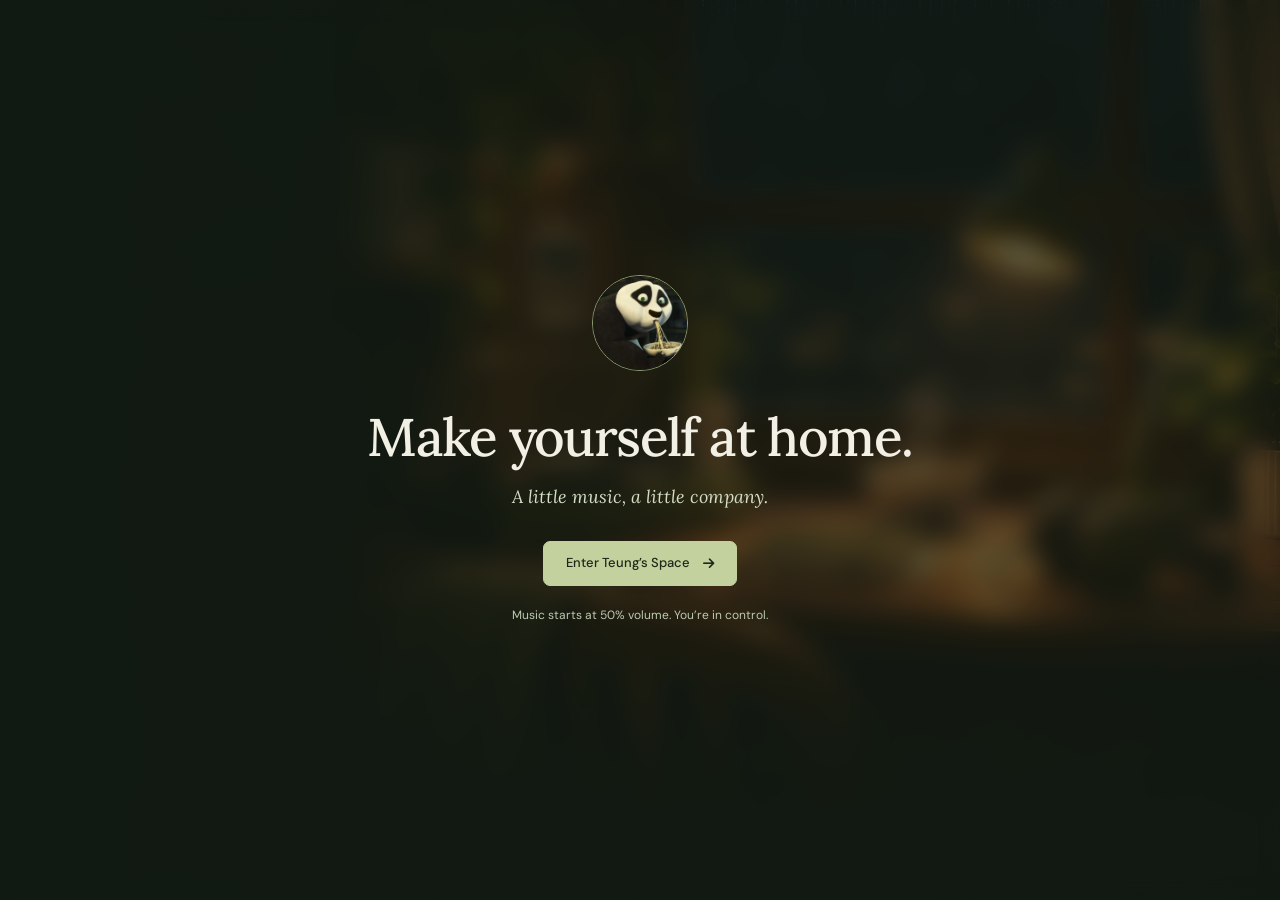
<file: index.html>
<!DOCTYPE html>
<html lang="en">
<head>
  <meta charset="UTF-8">
  <meta name="viewport" content="width=device-width, initial-scale=1">
  <title>Teung’s Space — stay for a while</title>
  <meta name="description" content="Teung’s personal space. A little music, a little company, and live Discord presence.">
  <meta name="theme-color" content="#171b17">
  <link rel="icon" href="./assets/favico/default.ico">
  <link rel="preconnect" href="https://fonts.googleapis.com">
  <link rel="preconnect" href="https://fonts.gstatic.com" crossorigin>
  <link href="https://fonts.googleapis.com/css2?family=DM+Sans:wght@400;500;600;700&family=Lora:ital,wght@0,400;0,500;0,600;1,400&display=swap" rel="stylesheet">
  <link rel="stylesheet" href="https://cdnjs.cloudflare.com/ajax/libs/font-awesome/6.5.0/css/all.min.css">
  <link rel="stylesheet" href="styles.css?v=living-room-2">
  <link rel="stylesheet" href="./assets/css/home-player.css?v=mini-player-2">
  <script src="./assets/js/config.js?v=2" defer></script>
  <script src="./assets/js/library-data.js?v=2" defer></script>
  <script src="./assets/js/music.js?v=night-desk-5" defer></script>
  <script src="./assets/js/library.js?v=after-hours-motion-2" defer></script>
  <script src="./assets/js/room-ambience.js?v=living-room-2" defer></script>
  <script src="./assets/js/vinyl-intro.js?v=home-deck-1" defer></script>
  <script src="./assets/js/script.js?v=mini-player-2" defer></script>
  <script src="./assets/js/lanyard.js?v=discord-live-1" defer></script>
  <script src="./assets/js/discord.js?v=discord-live-1" defer></script>
  <script src="./assets/js/audio-visualizer.js?v=after-hours-motion-2" defer></script>
</head>
<body class="home-view mini-player-home">
  <a class="skip-link" href="#music-controls">Skip to player</a>
  <div id="video-background" aria-hidden="true"><video muted loop playsinline preload="none" id="myVideo"><source src="./assets/back/default.mp4" type="video/mp4"></video></div>
  <div class="home-backdrop" aria-hidden="true"><canvas id="room-ambience" class="room-ambience"></canvas></div>
  <div id="vinyl-intro" class="vinyl-intro" aria-hidden="true" hidden>
    <svg class="portal-scene" width="100%" height="100%" xmlns="http://www.w3.org/2000/svg">
      <defs>
        <radialGradient id="vinyl-surface"><stop offset="0" stop-color="#252c27"/><stop offset=".38" stop-color="#0a100c"/><stop offset=".72" stop-color="#202823"/><stop offset="1" stop-color="#080d0a"/></radialGradient>
        <linearGradient id="vinyl-reflection" x1="0" y1="0" x2="1" y2="1"><stop stop-color="#e1ead1" stop-opacity=".02"/><stop offset=".48" stop-color="#e1ead1" stop-opacity=".3"/><stop offset=".53" stop-color="#e1ead1" stop-opacity=".02"/><stop offset="1" stop-color="#e1ead1" stop-opacity=".15"/></linearGradient>
        <mask id="portal-mask" maskUnits="userSpaceOnUse" x="0" y="0" width="100%" height="100%"><rect width="100%" height="100%" fill="white"/><circle id="portal-aperture" cx="50%" cy="50%" r="0" fill="black"/></mask>
      </defs>
      <g mask="url(#portal-mask)">
        <rect width="100%" height="100%" fill="#0d1510"/>
        <g id="portal-record-position"><g id="portal-record">
          <circle r="180" fill="url(#vinyl-surface)" stroke="#74806a" stroke-width="1"/>
          <g fill="none" stroke="#a7b69d" stroke-opacity=".18" stroke-width=".7"><circle r="171"/><circle r="164"/><circle r="157"/><circle r="150"/><circle r="143"/><circle r="136"/><circle r="129"/><circle r="122"/><circle r="115"/><circle r="108"/><circle r="101"/><circle r="94"/><circle r="87"/><circle r="80"/><circle r="73"/><circle r="66"/></g>
          <circle r="178" fill="url(#vinyl-reflection)"/>
          <g id="portal-label"><circle r="57" fill="#c3d19e"/><circle r="51" fill="none" stroke="#3e5033" stroke-opacity=".5"/><text y="-7" text-anchor="middle" class="portal-name">Teung</text><text y="16" text-anchor="middle" class="portal-label-note">STAY FOR A WHILE</text><circle cy="33" r="3" fill="#172017"/></g>
        </g></g>
      </g>
    </svg>
    <p class="portal-caption">A little music, a little company.</p>
  </div>
  <button id="skip-intro" class="intro-skip" type="button" hidden>Skip intro <i class="fa-solid fa-arrow-right" aria-hidden="true"></i></button>
  <div id="terminal" class="entry-screen">
    <div class="entry-content">
      <img class="entry-avatar" src="./Po-Kung-Fu-Panda-Eating-Noodles.webp" alt="Po eating noodles" width="96" height="96">
      <h1>Make yourself at home.</h1><p>A little music, a little company.</p>
      <button id="close-button" class="button button-primary" type="button">Enter Teung’s Space <i class="fa-solid fa-arrow-right" aria-hidden="true"></i></button>
      <p class="entry-note">Music starts at 50% volume. You’re in control.</p>
    </div>
  </div>
  <div id="site-shell" class="site-shell" hidden>
    <header class="site-header">
      <a href="#home" class="wordmark">Teung’s Space <svg viewBox="0 0 24 24" aria-hidden="true"><path d="M5 20 18 5M8 16C1 15 3 8 8 9c3 1 3 4 0 7Zm5-6c-3-5 1-9 4-7 3 2 0 6-4 7Zm0 2c5-5 10-2 8 1-2 3-6 2-8-1Z" fill="currentColor"/></svg></a>
      <div class="header-actions"><button id="replay-intro" class="intro-replay" type="button" aria-label="Replay intro" title="Replay intro"><i class="fa-solid fa-rotate-right" aria-hidden="true"></i><span>Replay intro</span></button>
      <button id="background-toggle" class="icon-button background-toggle" type="button" aria-label="Enable motion" title="Enable motion" aria-pressed="false"><i class="fa-solid fa-wand-magic-sparkles" aria-hidden="true"></i></button></div>
    </header>
    <main id="workspace" class="workspace">
      <aside id="blurred-box" class="profile-sidebar" aria-label="About Teung">
        <div class="profile-identity"><img id="profile-picture" src="./Po-Kung-Fu-Panda-Eating-Noodles.webp" alt="Po eating noodles" width="120" height="120"><div><h2 class="profile-name">Teung</h2><h1 id="home-title" class="home-title" tabindex="-1">Hey, I’m Teung.</h1><p class="profile-study">Third-Year Economics Student</p></div></div>
        <div class="profile-details"><p>KTPT2 – Faculty of Development Economics, VNU</p><p class="profile-note">Still here wy st</p></div>
        <div class="home-actions"><button id="home-choose-music" class="button button-primary home-listen-link" type="button" aria-controls="library" aria-expanded="false">Choose a song <i class="fa-solid fa-music" aria-hidden="true"></i></button></div>
        <div class="badges-container" aria-label="Profile badges"><img src="./assets/badge/developer.png" alt="Developer" width="20" height="20"><img src="./assets/badge/love.png" alt="Love" width="20" height="20"><img src="./assets/badge/music.png" alt="Music" width="20" height="20"><img src="./assets/badge/verified.png" alt="Verified" width="20" height="20"></div>
        <div class="links" aria-label="Social links">
          <a href="https://discord.gg/HJCcg4txdk" target="_blank" rel="noopener noreferrer" aria-label="Discord"><i class="fab fa-discord" aria-hidden="true"></i></a>
          <a href="https://www.facebook.com/trungsth1827" target="_blank" rel="noopener noreferrer" aria-label="Facebook"><i class="fab fa-facebook" aria-hidden="true"></i></a>
          <a href="https://github.com/trungst27" target="_blank" rel="noopener noreferrer" aria-label="GitHub"><i class="fab fa-github" aria-hidden="true"></i></a>
          <a href="https://www.tiktok.com/@anhyeuthaicuc" target="_blank" rel="noopener noreferrer" aria-label="TikTok"><i class="fab fa-tiktok" aria-hidden="true"></i></a>
          <a href="https://x.com/yeust_tr27" target="_blank" rel="noopener noreferrer" aria-label="X"><i class="fab fa-x-twitter" aria-hidden="true"></i></a>
          <a href="mailto:dtrungnee206@gmail.com" aria-label="Email"><i class="fa-regular fa-envelope" aria-hidden="true"></i></a>
        </div>
        <section class="discord-widget" data-discord-user-id="1482005776469069927" aria-label="Live Discord presence">
          <div class="discord-content"><div class="discord-icon"><img id="discord-avatar" src="./assets/pfp/default.png" alt="Discord avatar" width="44" height="44"><img id="avatar-frame" src="./assets/pfp/frame-placeholder.svg" alt="" aria-hidden="true"><span id="discord-status-dot" class="status-unknown" title="Connecting" aria-label="Connecting"></span></div><div class="discord-meta"><b id="discord-username">Discord</b><span id="discord-status-text" role="status" aria-live="polite">Connecting…</span></div></div>
          <div class="discord-activity"><div id="discord-activity-info" class="hidden" aria-hidden="true"><div id="discord-album-art"></div><div class="discord-activity-content"><div id="discord-activity-name"></div><div id="discord-activity-details"></div><div id="discord-activity-state"></div></div></div><div id="discord-no-activity">Connecting to Discord…</div></div>
        </section>
        <div class="ai-section"><p class="section-label">Tools &amp; agents</p><div class="ai-tools" role="group" aria-label="AI tools and agents"><img class="ai-tool-monochrome" src="./assets/logo/ai/openai.svg" alt="ChatGPT" title="ChatGPT"><img src="./assets/logo/ai/claude-color.svg" alt="Claude" title="Claude"><img src="./assets/logo/ai/gemini-color.svg" alt="Gemini" title="Gemini"><img class="ai-tool-monochrome" src="./assets/logo/ai/deepseek-harness.svg" alt="DeepSeek Harness" title="DeepSeek Harness"><img src="./assets/logo/ai/pi-harness.svg" alt="Pi coding agent" title="Pi"><img class="ai-tool-monochrome" src="./assets/logo/ai/manus.svg" alt="Manus" title="Manus"><img src="./assets/logo/ai/qwen-color.svg" alt="Qwen" title="Qwen"><img class="ai-tool-light" src="./assets/logo/ai/kimi-color.svg" alt="Kimi" title="Kimi"></div></div>
        <p class="sidebar-footer">A small corner of the internet.<br><a href="./admin.html">Manage library <i class="fa-solid fa-arrow-up-right-from-square" aria-hidden="true"></i></a></p>
      </aside>
    </main>
      <section class="listening-room" aria-label="Now playing">
        <section id="music-controls" class="player" aria-label="Music player" tabindex="-1">
              <div class="turntable" aria-hidden="true"><div class="vinyl-disc"><div class="vinyl-face"><div id="player-art" class="cover cover-player" aria-hidden="true"></div><span class="vinyl-spindle"></span></div></div></div>
              <div class="deck-body">
              <div class="now-playing"><div class="now-playing-text"><strong id="player-title">Choose something to listen to</strong><span id="player-artist">Your next little escape.</span></div><button id="player-favorite" class="icon-button" type="button" aria-label="Add current track to favorites" aria-pressed="false" disabled><i class="fa-regular fa-heart" aria-hidden="true"></i></button></div>
              <div class="playback"><div class="playback-buttons"><button id="shuffle-button" class="icon-button secondary-control" type="button" aria-label="Shuffle" aria-pressed="false"><i class="fa-solid fa-shuffle" aria-hidden="true"></i></button><button id="previous-button" class="icon-button" type="button" aria-label="Previous track"><i class="fa-solid fa-backward-step" aria-hidden="true"></i></button><button id="play-button" class="play-button" type="button" aria-label="Play"><i class="fa-solid fa-play" aria-hidden="true"></i></button><button id="next-button" class="icon-button" type="button" aria-label="Next track"><i class="fa-solid fa-forward-step" aria-hidden="true"></i></button><button id="repeat-button" class="icon-button secondary-control" type="button" aria-label="Repeat off" aria-pressed="false"><i class="fa-solid fa-repeat" aria-hidden="true"></i><span id="repeat-one" hidden>1</span></button></div><div class="timeline"><span id="elapsed-time">0:00</span><label class="sr-only" for="seek-slider">Seek in track</label><input id="seek-slider" type="range" min="0" max="1000" value="0" disabled><span id="duration-time">0:00</span></div></div>
              <div class="player-options"><button id="glass-button" class="icon-button" aria-label="Enable glass effect" aria-pressed="false" title="Enable glass effect" type="button"><i class="fa-solid fa-droplet" aria-hidden="true"></i></button><button id="mute-button" class="icon-button" aria-label="Mute" type="button"><i class="fa-solid fa-volume-low" aria-hidden="true"></i></button><label class="sr-only" for="volume-slider">Volume</label><input type="range" id="volume-slider" min="0" max="100" value="50"><span id="volume-value">50%</span><button id="queue-button" class="icon-button" type="button" aria-label="Open play queue" aria-expanded="false" aria-controls="queue-panel"><i class="fa-solid fa-list-ul" aria-hidden="true"></i><span id="queue-count" class="queue-count" hidden>0</span></button><button id="library-toggle" class="text-button library-toggle" type="button" aria-controls="library" aria-expanded="false"><i class="fa-solid fa-music" aria-hidden="true"></i> Library</button></div>
              </div>
              <div id="player-feedback" class="player-feedback" role="status" aria-live="polite" hidden><span id="player-message"></span><button id="retry-button" class="text-button" type="button">Try again</button><button id="dismiss-player-message" class="icon-button" type="button" aria-label="Dismiss player message"><i class="fa-solid fa-xmark" aria-hidden="true"></i></button></div>
            </section>
        <aside id="queue-panel" class="queue-panel" aria-labelledby="queue-heading" hidden><div class="queue-header"><h2 id="queue-heading">Up next</h2><button id="close-queue" class="icon-button" aria-label="Close play queue" type="button"><i class="fa-solid fa-xmark" aria-hidden="true"></i></button></div><p class="muted">Your queue plays before the rest of the library.</p><ol id="queue-list"></ol><button id="clear-queue" class="text-button" type="button">Clear queue</button><div class="queue-options" role="group" aria-label="Playback options"><button id="queue-shuffle" class="button" type="button" aria-pressed="false">Shuffle off</button><button id="queue-repeat" class="button" type="button" aria-pressed="false">Repeat off</button></div></aside>
        <section id="library" class="library-panel" aria-labelledby="library-heading" tabindex="-1" hidden>
                <button id="close-library" class="icon-button close-library" type="button" aria-label="Close music library"><i class="fa-solid fa-xmark" aria-hidden="true"></i></button>
                <div class="library-toolbar"><div><h3 id="library-heading">The collection</h3><p id="track-count" class="muted">Loading your corner of music…</p></div><label class="search-field"><i class="fa-solid fa-magnifying-glass" aria-hidden="true"></i><span class="sr-only">Search music</span><input id="music-search" type="search" placeholder="Find a song or artist…" autocomplete="off"></label></div>
                <div class="mood-filters" role="group" aria-label="Filter music"><button class="mood-button is-active" data-filter="all" aria-pressed="true" type="button">All tracks</button><button class="mood-button" data-filter="chill" aria-pressed="false" type="button">Chill</button><button class="mood-button" data-filter="study" aria-pressed="false" type="button">Study</button><button class="mood-button" data-filter="late-night" aria-pressed="false" type="button">Late Night</button><button class="mood-button" data-filter="favorites" aria-pressed="false" type="button"><i class="fa-regular fa-heart" aria-hidden="true"></i> Favorites</button></div>
                <p id="library-notice" class="notice" role="status" hidden></p>
                <div class="track-list-heading" aria-hidden="true"><span>Track</span><span>Source / Time</span></div>
                <div id="track-list" class="track-list" aria-busy="true"><p class="empty-state">Gathering the music…</p></div>
                <section id="soundcloud-panel" class="soundcloud-panel" aria-label="SoundCloud player" hidden><div class="soundcloud-heading"><span><i class="fa-brands fa-soundcloud" aria-hidden="true"></i> Playing on SoundCloud</span><a id="soundcloud-link" target="_blank" rel="noopener noreferrer">Open on SoundCloud <i class="fa-solid fa-arrow-up-right-from-square" aria-hidden="true"></i></a></div><div id="soundcloud-mount"></div></section>
                <div class="library-footer"><span>Picked by Teung. Played your way.</span><span id="library-origin">Personal collection</span></div>
              </section>
      </section>



    <div id="announcement" class="sr-only" role="status" aria-live="polite"></div>
  </div>
  <noscript><div class="noscript-message">This listening space needs JavaScript. You can still find me on <a href="https://github.com/trungst27">GitHub</a>.</div></noscript>
</body>
</html>
</file>
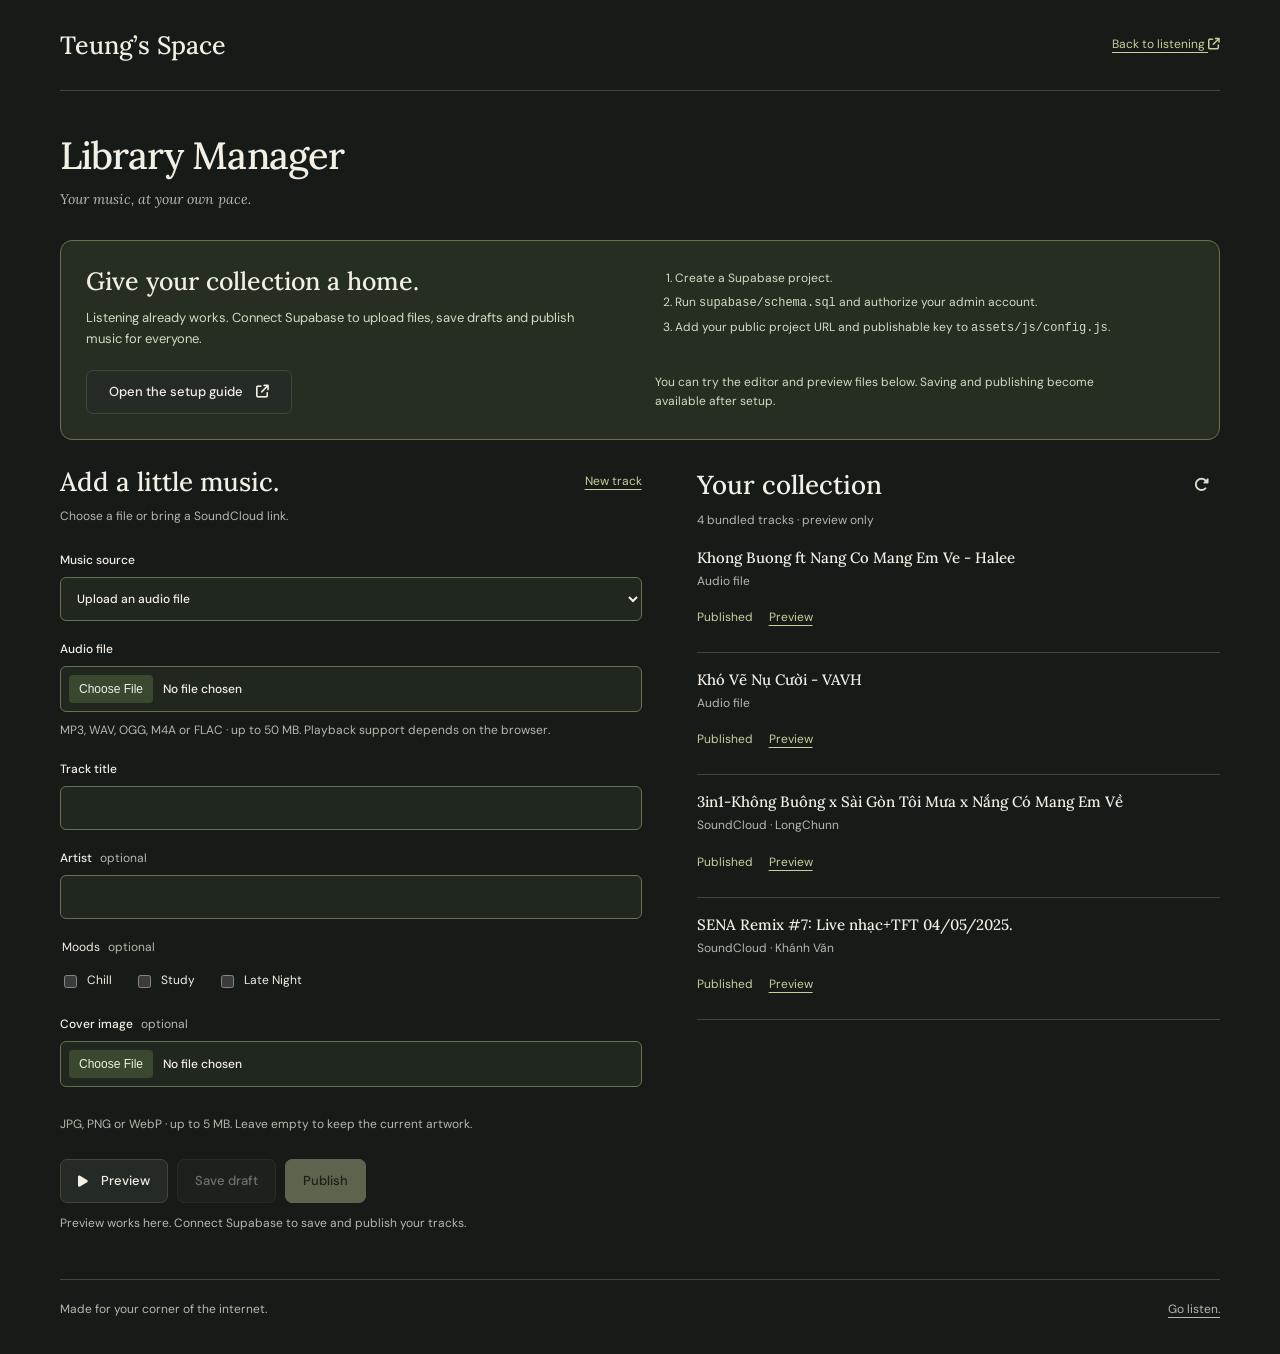
<file: admin.html>
<!DOCTYPE html>
<html lang="en">
<head>
  <meta charset="UTF-8"><meta name="viewport" content="width=device-width, initial-scale=1">
  <meta name="robots" content="noindex,nofollow"><meta name="theme-color" content="#171b17">
  <title>Library Manager · Teung’s Space</title>
  <link rel="icon" href="./assets/favico/default.ico">
  <link rel="preconnect" href="https://fonts.googleapis.com"><link rel="preconnect" href="https://fonts.gstatic.com" crossorigin>
  <link href="https://fonts.googleapis.com/css2?family=DM+Sans:wght@400;500;600;700&family=Lora:ital,wght@0,400;0,500;0,600;1,400&display=swap" rel="stylesheet">
  <link rel="stylesheet" href="https://cdnjs.cloudflare.com/ajax/libs/font-awesome/6.5.0/css/all.min.css">
  <link rel="stylesheet" href="styles.css?v=night-desk-4"><link rel="stylesheet" href="./assets/css/admin.css?v=3">
  <script src="./assets/js/config.js?v=2" defer></script><script src="./assets/js/library-data.js?v=2" defer></script><script src="./assets/js/admin.js?v=3" defer></script>
</head>
<body class="admin-body">
  <a class="skip-link" href="#track-editor">Skip to track editor</a>
  <div class="admin-shell">
    <header class="admin-header"><a class="wordmark" href="./index.html#music">Teung’s Space</a><a class="text-button" href="./index.html#music">Back to listening <i class="fa-solid fa-arrow-up-right-from-square" aria-hidden="true"></i></a></header>
    <main>
      <div class="admin-title"><div><h1>Library Manager</h1><p class="muted">Your music, at your own pace.</p></div><button id="logout-button" class="button" type="button" hidden>Sign out</button></div>
      <section id="setup-panel" class="setup-panel" aria-labelledby="setup-heading" hidden>
        <div><h2 id="setup-heading">Give your collection a home.</h2><p>Listening already works. Connect Supabase to upload files, save drafts and publish music for everyone.</p></div>
        <ol><li>Create a Supabase project.</li><li>Run <code>supabase/schema.sql</code> and authorize your admin account.</li><li>Add your public project URL and publishable key to <code>assets/js/config.js</code>.</li></ol>
        <a class="button" href="./docs/SUPABASE_SETUP.md" target="_blank" rel="noopener">Open the setup guide <i class="fa-solid fa-arrow-up-right-from-square" aria-hidden="true"></i></a>
        <p class="setup-footnote">You can try the editor and preview files below. Saving and publishing become available after setup.</p>
      </section>
      <section id="login-panel" class="login-panel" aria-labelledby="login-heading">
        <div><h2 id="login-heading">Sign in to curate.</h2><p class="muted">Use the administrator account you created in Supabase.</p></div>
        <form id="login-form"><label>Email<input id="admin-email" type="email" name="email" autocomplete="username" required></label><label>Password<input id="admin-password" type="password" name="password" autocomplete="current-password" required></label><button id="login-button" class="button button-primary" type="submit">Sign in</button></form>
      </section>
      <p id="admin-message" class="notice" role="status" aria-live="polite" hidden></p>
      <div class="admin-layout">
        <section id="track-editor" class="editor-panel" aria-labelledby="editor-heading">
          <div class="editor-header"><h2 id="editor-heading">Add a little music.</h2><button id="new-track" class="text-button" type="button">New track</button></div>
          <p id="editor-context" class="muted">Choose a file or bring a SoundCloud link.</p>
          <form id="track-form">
            <label>Music source<select id="track-source"><option value="file">Upload an audio file</option><option value="soundcloud">SoundCloud track or playlist</option></select></label>
            <div id="file-fields"><label>Audio file<input id="audio-file" type="file" accept=".mp3,.wav,.ogg,.m4a,.flac,audio/*"></label><p class="field-note">MP3, WAV, OGG, M4A or FLAC · up to 50 MB. Playback support depends on the browser.</p><p id="existing-audio" class="field-note" hidden></p></div>
            <div id="soundcloud-fields" hidden><label>SoundCloud link<input id="soundcloud-url" type="url" placeholder="https://soundcloud.com/artist/track"></label><p class="field-note">Use the full track or playlist URL from soundcloud.com.</p></div>
            <label>Track title<input id="track-title" type="text" maxlength="200" required></label>
            <label>Artist <span class="optional">optional</span><input id="track-artist" type="text" maxlength="120"></label>
            <fieldset><legend>Moods <span class="optional">optional</span></legend><div class="mood-checkboxes"><label><input type="checkbox" name="mood" value="chill"> Chill</label><label><input type="checkbox" name="mood" value="study"> Study</label><label><input type="checkbox" name="mood" value="late-night"> Late Night</label></div></fieldset>
            <label>Cover image <span class="optional">optional</span><input id="cover-file" type="file" accept="image/jpeg,image/png,image/webp"></label><p class="field-note">JPG, PNG or WebP · up to 5 MB. Leave empty to keep the current artwork.</p>
            <div id="upload-status" hidden><label for="upload-progress">Uploading your music…</label><progress id="upload-progress" max="100" value="0"></progress><p id="upload-detail" class="field-note"></p></div>
            <div class="editor-actions"><button id="preview-button" class="button" type="button"><i class="fa-solid fa-play" aria-hidden="true"></i> Preview</button><button id="save-button" class="button" type="submit" data-intent="save">Save draft</button><button id="publish-button" class="button button-primary" type="submit" data-intent="publish">Publish</button></div>
            <p id="editor-hint" class="field-note">Preview before publishing. Drafts stay out of the public library.</p>
          </form>
          <section id="admin-preview" class="admin-preview" aria-label="Track preview" hidden><h3>Take a listen.</h3><div id="preview-content"></div></section>
        </section>
        <section class="managed-library" aria-labelledby="managed-heading"><div class="editor-header"><h2 id="managed-heading">Your collection</h2><button id="refresh-tracks" class="icon-button" type="button" aria-label="Refresh collection"><i class="fa-solid fa-rotate-right" aria-hidden="true"></i></button></div><p id="admin-list-context" class="muted">Loading the collection…</p><div id="admin-tracks"></div></section>
      </div>
    </main>
    <footer class="admin-footer">Made for your corner of the internet. <a href="./index.html#music">Go listen.</a></footer>
  </div>
</body>
</html>
</file>
<file: styles.css>
/* Night Desk: shared tokens and browser surfaces. */
:root {color-scheme:dark;--bg:#171b17;--panel:#1b201c;--surface:#242a24;--ink:#f2efe5;--muted:#b4b9ad;--accent:#c3d19e;--accent-ink:#202719;--line:#3e473a;--danger:#f1b3a5;--serif:'Lora',Georgia,serif;--sans:'DM Sans',sans-serif;--player-height:108px}
* {box-sizing:border-box}
html {scroll-behavior:smooth;scroll-padding-top:30px}
body {margin:0;background:var(--bg);color:var(--ink);font-family:var(--sans);font-size:14px;line-height:1.6;min-width:280px}
button,input,select,textarea {font:inherit;color:inherit}
button {cursor:pointer;border:0}
button:disabled {cursor:default;opacity:.4}
a {color:inherit;text-decoration:none}
h1,h2,h3,p {margin:0}
h1,h2,h3 {font-family:var(--serif);font-weight:500;line-height:1.2;text-wrap:balance}
img {max-width:100%}
[hidden],.hidden {display:none!important}
::selection {background:var(--accent);color:var(--accent-ink)}
:focus-visible {outline:2px solid var(--accent);outline-offset:5px}
input {accent-color:var(--accent);caret-color:var(--accent)}
input::placeholder,textarea::placeholder {color:#afb6a6;opacity:1}
::-webkit-scrollbar {width:7px;height:7px}
::-webkit-scrollbar-thumb {background:#57614b;border-radius:7px}
::-webkit-scrollbar-track {background:var(--panel)}
.sr-only {position:absolute;width:1px;height:1px;padding:0;margin:-1px;overflow:hidden;clip:rect(0,0,0,0);white-space:nowrap;border:0}
.muted {color:var(--muted)}
.skip-link {position:fixed;top:12px;left:12px;padding:12px 20px;background:var(--accent);color:var(--accent-ink);z-index:1000;transform:translateY(-180%)}
.skip-link:focus {transform:none}
/* Shared page frame. */
#video-background {position:fixed;inset:0;z-index:-2;overflow:hidden}
#myVideo {width:100%;height:100%;object-fit:cover;opacity:.24;filter:saturate(.3)}
#video-background::after {content:'';position:absolute;inset:0;background:linear-gradient(90deg,rgba(16,22,17,.75),rgba(16,22,17,.5));pointer-events:none}
.site-shell {width:min(1220px,calc(100% - 80px));margin:34px auto 0;padding-bottom:calc(var(--player-height) + 55px)}
.site-header {height:78px;display:flex;align-items:center;padding:0 34px;background:rgba(24,29,25,.97);border:1px solid var(--line);border-radius:16px 16px 0 0}
.wordmark {font-family:var(--serif);font-size:25px;font-weight:500;display:flex;align-items:center;gap:10px}
.wordmark svg {width:24px;height:24px;color:var(--accent)}
.site-header nav {display:flex;align-items:center;gap:30px;margin-left:auto}
.nav-link {position:relative;padding:25px 0;color:var(--muted);font-size:14px}
.nav-link:hover,.nav-link.is-active {color:var(--ink)}
.nav-link.is-active::after {content:'';position:absolute;height:3px;border-radius:3px;background:var(--accent);bottom:14px;left:0;right:0}
.background-toggle {margin-left:30px}
.workspace {display:grid;grid-template-columns:272px minmax(0,1fr);background:rgba(25,30,26,.97);border:1px solid var(--line);border-top:0;border-radius:0 0 16px 16px;min-height:660px}
/* Profile and live Discord identity. */
.profile-sidebar {padding:30px 26px 25px;border-right:1px solid var(--line);min-width:0;display:flex;flex-direction:column}
.profile-identity {margin-bottom:15px}
#profile-picture {width:116px;height:116px;border-radius:50%;object-fit:cover;object-position:49% center;border:1px solid #74805c;margin-bottom:19px;transition:transform .3s ease;box-shadow:0 8px 25px rgba(0,0,0,.2)}
@media(hover:hover) {#profile-picture:hover {transform:rotate(-3deg)}}
.profile-name {font-size:32px;margin-bottom:9px}
.profile-study {font-size:13px;max-width:20ch;line-height:1.6}
.profile-details {font-size:12px;line-height:1.7;color:var(--muted)}
.profile-note {font-family:var(--serif);font-style:italic;margin-top:11px;color:#d6dbc9}
.badges-container {display:flex;gap:8px;margin-top:17px}
.badges-container img {object-fit:contain;width:18px;height:18px}
.links {display:flex;justify-content:space-between;border-top:1px solid var(--line);padding-top:13px;margin:18px -6px 24px}
.links a {width:32px;height:38px;display:grid;place-items:center;font-size:17px;color:#e0e4d7}
.links a:hover {color:var(--accent)}
.discord-widget {border:1px solid var(--line);border-radius:12px;padding:14px 13px;margin-bottom:25px}
.discord-content {display:flex;align-items:center;gap:12px}
.discord-icon {position:relative;flex-shrink:0;width:42px;height:42px}
.discord-icon #discord-avatar {display:block;width:42px;height:42px;border-radius:50%;object-fit:cover}
.discord-icon #avatar-frame {position:absolute;top:50%;left:50%;transform:translate(-50%,-50%);width:120%;height:120%;max-width:none;pointer-events:none;display:none;z-index:1}
.discord-meta {min-width:0;line-height:1.5}
.discord-meta b {font-size:12px;display:block;overflow:hidden;text-overflow:ellipsis;white-space:nowrap}
.discord-meta span {display:block;font-size:12px;color:var(--muted)}
#discord-status-dot {position:absolute;right:-1px;bottom:-1px;width:12px;height:12px;border:2px solid var(--panel);border-radius:50%;z-index:2}
.status-online {background:#76c78c}
.status-idle {background:#ebc16c}
.status-dnd {background:#e4897b}
.status-offline,.status-unknown {background:#929a8f}
.discord-activity {font-size:12px;color:var(--muted);margin-top:12px;line-height:1.5}
#discord-activity-info {display:flex;gap:8px;align-items:center}
#discord-album-art {width:30px;height:30px;flex-shrink:0;border-radius:4px;background-size:cover;background-position:center}
.discord-activity-content {min-width:0;overflow-wrap:anywhere}
#discord-activity-name {color:var(--ink)}
.section-label {font-size:12px;color:var(--muted);margin-bottom:12px}
.ai-tools {display:grid;grid-template-columns:repeat(8,minmax(0,1fr));gap:6px;align-items:center}
.ai-tools img {width:100%;height:21px;object-fit:contain}
.ai-tool-monochrome {filter:brightness(0) invert(1)}
.ai-tool-light {background:#f2efe5;border-radius:3px;padding:2px}
.sidebar-footer {margin-top:auto;padding-top:34px;color:var(--muted);font-size:12px;line-height:1.9}
.sidebar-footer a {display:inline-flex;gap:7px;align-items:center;margin-top:8px;color:#d5ddc7}
.sidebar-footer a:hover {text-decoration:underline;text-underline-offset:4px}
/* Library and track rows. */
.library-panel {padding:35px 38px 0;min-width:0;display:flex;flex-direction:column;outline-offset:0}
.welcome {padding:1px 0 26px;position:relative}
.welcome h1 {font-size:clamp(33px,3.5vw,48px);letter-spacing:-.03em;margin-bottom:10px}
.welcome p {font-family:var(--serif);font-style:italic;font-size:17px;color:#c6cdbb}
.welcome-line {display:block;width:42px;height:1px;background:var(--accent);margin-top:22px}
.mood-filters {display:flex;gap:8px;flex-wrap:wrap;margin-bottom:29px}
.mood-button {min-height:38px;padding:7px 19px;border:1px solid #67715b;border-radius:30px;background:transparent;color:#e0e5d6;font-size:12px;transition:background .15s ease}
.mood-button:hover {background:#343d2c}
.mood-button.is-active {background:var(--accent);border-color:var(--accent);color:var(--accent-ink);font-weight:600}
.mood-button i {margin-right:4px}
.library-toolbar {display:flex;justify-content:space-between;align-items:center;gap:20px;margin-bottom:20px}
.library-toolbar h2 {font-size:25px}
.library-toolbar p {font-size:12px;margin-top:5px}
.search-field {display:flex;align-items:center;gap:10px;border:1px solid #626d56;border-radius:30px;padding:0 14px;width:min(250px,48%);min-height:40px;color:var(--muted)}
.search-field:focus-within {outline:2px solid var(--accent);outline-offset:2px}
.search-field input {width:100%;min-width:0;background:none;border:0;outline:none;font-size:12px;padding:10px 0}
.track-list-heading {display:flex;justify-content:space-between;color:#b4bea7;font-size:12px;padding:0 12px 10px;border-bottom:1px solid var(--line)}
.track-list {min-height:245px}
.track-row {display:grid;grid-template-columns:48px minmax(0,1fr) auto;align-items:center;gap:13px;min-height:82px;padding:11px 10px;border-bottom:1px solid #353e32;position:relative;transition:background .15s ease}
.track-row:hover {background:#252e23}
.track-row.is-current {background:#333f2b;border-radius:9px;border-bottom-color:transparent}
.track-play {padding:0;background:none;position:relative;width:48px;height:48px;border-radius:7px;overflow:hidden}
.cover {position:relative;display:grid;place-items:center;background:#2e3a29;border:1px solid #687254;border-radius:6px;color:#d3dfba;overflow:hidden;flex-shrink:0;isolation:isolate}
.cover img {width:100%;height:100%;object-fit:cover;position:absolute;inset:0}
.cover .fa-record-vinyl {font-size:26px;opacity:.8}
.cover.is-soundcloud {background:#352f26;border-color:#77644d;color:#e9c59d}
.cover .fa-soundcloud {font-size:25px}
.track-play .cover {width:48px;height:48px}
.track-play-overlay {position:absolute;inset:0;display:grid;place-items:center;background:rgba(12,20,11,.65);color:white;opacity:0;transition:opacity .15s ease}
.track-row:hover .track-play-overlay,.track-play:focus-visible .track-play-overlay,.track-row.is-current .track-play-overlay {opacity:1}
.track-copy {min-width:0}
.track-title {font-family:var(--serif);font-size:15px;display:block;background:none;padding:2px 0;text-align:left;width:100%;overflow:hidden;white-space:nowrap;text-overflow:ellipsis;line-height:1.6}
.track-title:hover {text-decoration:underline;text-underline-offset:3px}
.track-artist {font-size:12px;color:#bdc6b2;white-space:nowrap;overflow:hidden;text-overflow:ellipsis}
.track-actions {display:flex;align-items:center;gap:3px}
.source-label {font-size:12px;color:#c0c9b5;padding:2px 5px;border:1px solid #55614b;border-radius:4px;margin-right:4px}
.source-label.soundcloud {color:#eac7a5;border-color:#796448}
.track-time {font-size:12px;min-width:36px;text-align:right;font-variant-numeric:tabular-nums;color:#d8dfcf}
.icon-button {display:inline-grid;place-items:center;width:38px;height:38px;flex-shrink:0;padding:0;border-radius:50%;background:transparent;color:#d9e1ce;position:relative;font-size:15px;transition:background .15s ease,color .15s ease}
.icon-button:hover {background:#37422f;color:#f3f6ed}
.icon-button[aria-pressed=true] {color:var(--accent);background:#35402a}
.track-actions .icon-button {width:34px;height:38px;font-size:14px}
.track-actions .queue-add {font-size:12px}
.library-footer {display:flex;justify-content:space-between;gap:14px;margin-top:auto;padding:24px 0;font-family:var(--serif);font-style:italic;color:#b6c0ab;font-size:12px}
.library-footer span:last-child {font-family:var(--sans);font-style:normal;font-size:12px}
.empty-state {padding:38px 12px;text-align:center;color:var(--muted)}
.empty-state h3 {color:var(--ink);font-size:21px;margin-bottom:10px}
.empty-state p {font-size:12px;max-width:37ch;margin:0 auto}
.empty-state button {margin-top:16px}
.notice {padding:12px 14px;border:1px solid #6c765b;border-radius:8px;margin-bottom:17px;color:#dde5cf;font-size:12px}
.notice.error {border-color:#af7866;color:#f4c7ba}
.soundcloud-panel {padding-top:20px}
.soundcloud-heading {display:flex;justify-content:space-between;gap:14px;font-size:12px;color:var(--muted);margin-bottom:10px}
.soundcloud-heading i {margin-right:5px}
.soundcloud-heading a {text-decoration:underline;text-underline-offset:3px}
#soundcloud-mount iframe {display:block;border:0;width:100%;height:166px;border-radius:8px}
/* The same player stays mounted when navigating Home / Music. */
.player {position:fixed;bottom:18px;left:50%;transform:translateX(-50%);width:min(1220px,calc(100% - 80px));min-height:var(--player-height);display:grid;grid-template-columns:minmax(0,1fr) minmax(230px,1fr) minmax(180px,.65fr);gap:22px;align-items:center;padding:17px 24px;background:#20271f;border:1px solid #677456;border-radius:12px;box-shadow:0 12px 45px rgba(0,0,0,.3);z-index:30}
.player {border-color:rgba(224,235,202,.28);box-shadow:0 12px 40px rgba(0,0,0,.2)}
.glass-player .player {background:linear-gradient(115deg,rgba(255,255,255,.13),rgba(255,255,255,.025) 40%,rgba(255,255,255,.065)),rgba(18,25,20,.1);border-color:rgba(241,248,229,.34);border-radius:22px;box-shadow:0 12px 40px rgba(0,0,0,.24),inset 0 1px 0 rgba(255,255,255,.24),inset 0 -1px 0 rgba(255,255,255,.06);-webkit-backdrop-filter:blur(12px) saturate(165%) brightness(1.08);backdrop-filter:blur(12px) saturate(165%) brightness(1.08)}
.now-playing {display:flex;gap:13px;align-items:center;min-width:0}
.cover-player {width:52px;height:52px}
.now-playing-text {min-width:0;flex:1}
.now-playing-text strong {font-family:var(--serif);font-weight:500;display:block;overflow:hidden;white-space:nowrap;text-overflow:ellipsis;font-size:13px}
.now-playing-text>span {color:#b8c3ab;font-size:12px;display:block;overflow:hidden;white-space:nowrap;text-overflow:ellipsis}
.playback {min-width:0}
.playback-buttons {display:flex;align-items:center;justify-content:center;gap:9px}
.play-button {width:40px;height:40px;background:var(--accent);border-radius:50%;color:var(--accent-ink);display:grid;place-items:center;flex-shrink:0}
.play-button:hover {background:#d8e5b9}
.play-button i.fa-play {margin-left:2px}
.timeline {display:flex;gap:10px;align-items:center;font-size:12px;color:#c4ceba;line-height:1;margin-top:9px;font-variant-numeric:tabular-nums}
.timeline span {min-width:32px}
.timeline span:last-child {text-align:right}
.timeline input {flex:1;width:100%;min-width:0}
.player input[type=range] {height:4px;margin:8px 0;cursor:pointer;accent-color:var(--accent)}
.player-options {display:flex;align-items:center;justify-content:flex-end;gap:8px}
.player-options input {width:70px;min-width:30px}
.player-options>span {font-size:12px;min-width:29px;font-variant-numeric:tabular-nums}
.queue-count {position:absolute;top:0;right:0;font-size:12px;min-width:15px;height:15px;background:var(--accent);color:var(--accent-ink);border-radius:20px;line-height:15px}
#repeat-one {font-size:12px;position:absolute;bottom:3px;right:7px}
.player-feedback {position:absolute;left:0;right:0;bottom:calc(100% + 10px);display:flex;align-items:center;gap:14px;padding:12px 16px;border:1px solid #b6926c;border-radius:9px;background:#302b22;color:#f1dfc8;font-size:12px}
.player-feedback>span {flex:1}
.text-button {background:none;color:var(--accent);padding:7px 0;text-decoration:underline;text-underline-offset:4px;font-size:12px}
.queue-panel {position:fixed;bottom:calc(var(--player-height) + 48px);right:max(40px,calc((100vw - 1220px)/2));width:min(365px,calc(100% - 32px));max-height:65vh;overflow:auto;padding:21px;background:#20271f;border:1px solid #677456;border-radius:12px;box-shadow:0 10px 35px rgba(0,0,0,.3);z-index:40}
.queue-header {display:flex;justify-content:space-between;align-items:center}
.queue-header h2 {font-size:24px}
.queue-panel>.muted {font-size:12px;margin-top:4px}
.queue-panel ol {list-style:none;padding:0;margin:18px 0}
.queue-item {display:flex;align-items:center;gap:10px;border-bottom:1px solid var(--line);padding:10px 0}
.queue-item>button:first-child {flex:1;min-width:0;text-align:left;background:none;font-size:12px;overflow:hidden;text-overflow:ellipsis;white-space:nowrap}
.queue-empty {color:var(--muted);font-size:12px;padding:15px 0}
/* Entry and Home view. */
.entry-screen {min-height:100svh;display:grid;place-items:center;padding:30px;background:rgba(20,28,21,.68);backdrop-filter:blur(12px)}
.entry-content {text-align:center;max-width:550px}
.entry-avatar {width:96px;height:96px;border-radius:50%;object-fit:cover;border:1px solid #8e9f72;margin-bottom:28px}
.entry-content h1 {font-size:clamp(32px,5vw,53px);letter-spacing:-.03em;margin-bottom:14px}
.entry-content>p {font-family:var(--serif);font-style:italic;color:#d4dec7;font-size:18px}
.button {min-height:44px;display:inline-flex;align-items:center;justify-content:center;gap:13px;padding:11px 22px;border-radius:7px;font-size:13px;font-weight:500;background:var(--surface);color:var(--ink);border:1px solid var(--line);transition:background .15s ease}
.button-primary {background:var(--accent);color:var(--accent-ink);border-color:var(--accent)}
.button-primary:hover {background:#d7e4b7}
.entry-content .button {margin-top:29px}
.entry-content .entry-note {font-family:var(--sans);font-style:normal;font-size:12px;color:#bdcbb0;margin-top:20px}
.noscript-message {position:fixed;bottom:20px;left:20px;right:20px;padding:20px;background:var(--panel);z-index:100}
.noscript-message a {text-decoration:underline}
.home-view .library-panel {display:none}
.home-view .workspace {grid-template-columns:minmax(0,1fr);max-width:650px;margin:28px auto 0;min-height:440px;border-top:1px solid var(--line);border-radius:16px}
.home-view .profile-sidebar {border-right:0;display:grid;grid-template-columns:1fr 1fr;gap:16px 38px;padding:38px}
.home-view .profile-identity {grid-row:span 3}
.home-view .profile-details {align-self:end}
.home-view .badges-container,.home-view .links {margin:0}
.home-view .discord-widget {margin-bottom:0}
.home-view .ai-section,.home-view .sidebar-footer {align-self:center}
.home-view .sidebar-footer {padding-top:0}
@media(min-width:1440px) {
 .site-shell {margin-top:55px}.workspace {min-height:710px}.profile-sidebar {padding:36px 28px}.library-panel {padding:45px 45px 0}.welcome {padding-bottom:30px}.welcome-line {margin-top:25px}.mood-filters {margin-bottom:35px}.track-row {min-height:88px}
}
@media(max-width:1050px) {
 .site-shell,.player {width:calc(100% - 40px)}.workspace {grid-template-columns:236px minmax(0,1fr)}.profile-sidebar {padding:26px 20px}.library-panel {padding:30px 24px 0}.player {grid-template-columns:minmax(0,1fr) minmax(220px,1fr) 110px;gap:12px;padding:14px 18px}.player-options input,.player-options>span {display:none}.track-actions {gap:0}.source-label {display:none}.queue-panel {right:20px}.mood-button {padding:7px 14px}
}
@media(max-width:760px) {
 :root {--player-height:140px}.site-shell {width:calc(100% - 30px);margin-top:15px;padding-bottom:calc(var(--player-height) + 35px)}.site-header {height:67px;padding:0 20px}.wordmark {font-size:21px}.wordmark svg {width:20px}.site-header nav {gap:20px}.nav-link {font-size:12px;padding:22px 0}.background-toggle {margin-left:15px;width:30px}.workspace {grid-template-columns:1fr;min-height:0}.profile-sidebar {display:grid;grid-template-columns:1fr 1fr;gap:14px 25px;padding:25px;border-right:0;border-bottom:1px solid var(--line)}.profile-identity {display:flex;align-items:center;gap:15px;margin:0;grid-column:1/-1}#profile-picture {width:72px;height:72px;margin:0}.profile-name {font-size:28px;margin-bottom:5px}.profile-study {max-width:none;font-size:12px}.profile-details {grid-column:1/-1;font-size:12px;max-width:52ch}.profile-note {display:inline;margin-left:8px}.profile-details>p:first-child {display:inline}.badges-container,.links {display:none}.discord-widget {margin:0;grid-column:1;align-self:center;padding:12px}.discord-activity {display:none}.discord-icon,.discord-icon #discord-avatar {width:36px;height:36px}.discord-meta b {font-size:12px}.ai-section {grid-column:2;align-self:center}.ai-tools {grid-template-columns:repeat(4,minmax(0,1fr));gap:9px}.ai-tools img {height:20px}.section-label {font-size:12px;margin-bottom:8px}.sidebar-footer {display:none}.library-panel {padding:28px 25px 0}.welcome h1 {font-size:36px}.welcome p {font-size:15px}.welcome-line {margin-top:17px}.welcome {padding-bottom:22px}.mood-filters {gap:7px;margin-bottom:24px}.mood-button {font-size:12px;padding:7px 15px}.library-toolbar {gap:15px}.library-toolbar h2 {font-size:23px}.search-field {max-width:230px;width:49%}.track-row {min-height:80px;gap:11px}.track-title {font-size:14px}.track-actions .icon-button {width:34px}.track-list {min-height:245px}.player {bottom:10px;width:calc(100% - 20px);grid-template-columns:minmax(0,1fr) auto;padding:13px 15px;gap:10px 14px}.now-playing {grid-column:1;gap:10px}.cover-player {width:40px;height:40px}.now-playing-text strong {font-size:12px}.now-playing-text>span {font-size:12px}.now-playing>#player-favorite {display:none}.playback {display:contents}.playback-buttons {grid-column:2;grid-row:1;gap:3px}.playback-buttons .secondary-control {display:none}.playback-buttons .icon-button {width:32px}.play-button {width:37px;height:37px}.timeline {grid-row:2;grid-column:1/-1;margin:0;gap:8px}.player-options {grid-row:3;grid-column:1/-1;justify-content:flex-end;gap:9px;min-height:25px}.player-options .icon-button {height:27px;width:30px;font-size:12px}.player-options input {display:block;width:75px}.player-options>span {display:block;font-size:12px}.queue-panel {right:10px;bottom:calc(var(--player-height) + 28px)}.player-feedback {font-size:12px;gap:9px}.home-view .profile-sidebar {display:flex;align-items:stretch;gap:22px;padding:30px}.home-view .profile-identity {display:flex;gap:20px}.home-view .links,.home-view .badges-container {display:flex}.home-view .discord-activity {display:block}.home-view .ai-tools {grid-template-columns:repeat(8,minmax(0,1fr))}.home-view .sidebar-footer {display:block}.home-view .profile-details {max-width:none}.home-view .workspace {min-height:0;margin-top:20px}.library-footer {font-size:12px}.soundcloud-heading {flex-wrap:wrap}
}
@media(max-width:420px) {
 .site-shell {width:calc(100% - 20px);margin-top:10px}.site-header {padding:0 15px}.wordmark {font-size:18px;gap:6px}.wordmark svg {width:17px}.site-header nav {gap:13px}.background-toggle {margin-left:8px;width:26px}.profile-sidebar {padding:20px;gap:13px 18px}.discord-widget {padding:10px}.discord-content {gap:9px}.library-panel {padding:25px 16px 0}.welcome h1 {font-size:33px}.mood-filters {display:grid;grid-template-columns:repeat(3,minmax(0,1fr));gap:7px}.mood-button {padding:7px 9px;min-height:36px}.library-toolbar {flex-wrap:wrap;gap:14px}.search-field {width:100%;max-width:none}.track-row {grid-template-columns:42px minmax(0,1fr) auto;gap:9px;padding:10px 5px}.track-play,.track-play .cover {width:42px;height:42px}.track-title {font-size:13px}.track-artist {font-size:12px}.track-time {display:none}.track-actions .icon-button {width:30px}.track-actions .queue-add {font-size:12px}.library-footer {flex-direction:column;gap:5px}.now-playing-text {max-width:38vw}.now-playing-text strong {font-size:12px}.playback-buttons .icon-button {width:27px}.player {padding:12px;gap:8px}.cover-player {width:35px;height:35px}.playback-buttons {gap:0}
}
@media(prefers-reduced-motion:reduce) {
 html {scroll-behavior:auto}body:not(.motion-enabled) *,body:not(.motion-enabled) *::before,body:not(.motion-enabled) *::after {animation:none!important;transition:none!important}.entry-screen {backdrop-filter:none}body:not(.motion-enabled) #myVideo {display:none}
}

.queue-options {display:flex;gap:10px;margin-top:18px;padding-top:16px;border-top:1px solid var(--line)}
.queue-options .button {flex:1;font-size:12px}
.queue-options .button[aria-pressed=true] {background:#35402a;border-color:var(--accent);color:var(--accent)}

@media(max-width:360px) { .wordmark {font-size:16px} .wordmark svg {display:none} .nav-link {font-size:12px} .site-header nav {gap:11px} }
/* Listening gets the first screen on phones; Home keeps the complete profile. */
.library-panel:focus-visible {outline:0}
@media(max-width:760px) {
 body:not(.home-view) .profile-details,body:not(.home-view) .ai-section {display:none}
 body:not(.home-view) .profile-sidebar {grid-template-columns:1fr;padding:20px 25px;gap:15px}
 body:not(.home-view) .profile-identity {grid-column:1}
 body:not(.home-view) #profile-picture {width:60px;height:60px}
 body:not(.home-view) .discord-widget {grid-column:1;width:100%;padding:8px 11px}
 body:not(.home-view) .discord-icon,body:not(.home-view) .discord-icon #discord-avatar {width:30px;height:30px}
 body:not(.home-view) .discord-meta {display:flex;align-items:center;gap:12px;flex:1;justify-content:space-between}
 .welcome {padding-bottom:20px}.welcome h1 {font-size:32px;margin-bottom:7px}.welcome p {font-size:14px}.welcome-line {display:none}
 .library-toolbar {flex-wrap:nowrap;gap:12px;margin-bottom:18px}.library-toolbar h2 {font-size:21px}.search-field {width:46%;max-width:none}
 .mood-filters {margin-bottom:22px}.library-panel {padding-top:23px}
}
@media(max-width:420px) {
 .library-toolbar {flex-wrap:nowrap}.search-field {width:46%}
 body:not(.home-view) .profile-sidebar {padding:18px 17px;gap:14px}
 .library-panel {padding-top:20px}.welcome h1 {font-size:30px}.mood-filters {margin-bottom:20px}
}

/* After Hours: a full listening room, with the profile rendered as live HTML. */
.home-backdrop,.home-title,.home-listen-link {display:none}
.home-view {background:#141b15}
.home-view #video-background {visibility:hidden}
.home-view .home-backdrop {display:block;position:fixed;inset:0;z-index:-1;pointer-events:none;background:#141b15 url('./assets/scenes/after-hours.jpg') center center/cover no-repeat}
.home-view .home-backdrop::after {content:'';position:absolute;inset:0;background:linear-gradient(90deg,rgba(12,20,14,.88),rgba(12,20,14,.5) 29%,rgba(12,20,14,0) 56%),linear-gradient(0deg,rgba(14,23,16,.76),transparent 33%)}
.home-view .site-shell {margin-top:20px}
.home-view .site-header {height:74px;padding:0 12px;background:rgba(18,26,20,.3);border:0;border-bottom:1px solid rgba(205,218,184,.3);border-radius:0}
.home-view .wordmark {font-size:27px}
.home-view .workspace {display:block;max-width:none;margin:0;min-height:0;border:0;border-radius:0;background:transparent}
.home-view .profile-sidebar {display:grid;grid-template-columns:minmax(0,.95fr) minmax(0,1.4fr);grid-template-rows:auto auto auto auto minmax(70px,1fr) auto auto;column-gap:45px;row-gap:0;min-height:max(650px,calc(100svh - 245px));padding:44px 12px 0;border:0}
.home-view .profile-identity {display:block;grid-column:1;grid-row:1;margin:0}
.home-view #profile-picture {width:132px;height:132px;margin:0 0 23px;border-color:#9ba879}
.home-view .profile-name {display:none}
.home-view .home-title {display:block;max-width:12ch;margin-bottom:17px;font-size:clamp(42px,4.3vw,64px);line-height:1.1;letter-spacing:-.035em;text-wrap:nowrap}
.home-title:focus {outline:0}
.home-view .profile-study {max-width:none;font-size:17px;font-weight:500;color:#ebeede;line-height:1.5}
.home-view .profile-details {grid-column:1;grid-row:2;align-self:start;max-width:43ch;margin-top:9px;color:#c9cfbf;font-size:13px;line-height:1.7}
.home-view .profile-details>p:first-child {display:block}
.home-view .profile-note {display:block;margin:19px 0 0;font-size:18px;color:#eeeddf}
.home-view .home-listen-link {display:inline-flex;grid-column:1;grid-row:3;justify-self:start;margin-top:27px;min-height:46px;padding:12px 23px;border-radius:30px;font-size:14px;gap:13px}
.home-view .badges-container {display:none}
.home-view .links {display:flex;grid-column:1;grid-row:4;justify-content:flex-start;gap:17px;margin:19px 0 0;padding:0;border:0}
.home-view .links a {width:32px;height:42px;font-size:20px}
.home-view .discord-widget {grid-column:1;grid-row:6;align-self:center;margin:0;padding:21px 0 15px;border:0;border-top:1px solid rgba(205,218,184,.28);border-radius:0;min-width:0}
.home-view .discord-icon,.home-view .discord-icon #discord-avatar {width:49px;height:49px}
.home-view .discord-meta b {font-size:15px}
.home-view .discord-meta span {font-size:13px}
.home-view .discord-activity {margin:9px 0 0 61px;font-size:12px}
.home-view .ai-section {display:flex;grid-column:2;grid-row:6;align-self:stretch;align-items:center;gap:25px;padding:21px 0 15px;border-top:1px solid rgba(205,218,184,.28);min-width:0}
.home-view .section-label {flex-shrink:0;margin:0;font-size:13px;color:#d4dac9}
.home-view .ai-tools {width:100%;grid-template-columns:repeat(8,minmax(0,1fr));gap:17px}
.home-view .ai-tools img {height:27px}
.home-view .sidebar-footer {display:flex;grid-column:1/-1;grid-row:7;align-items:center;justify-content:space-between;padding-top:15px;line-height:1.6;font-size:12px;color:#b4beaa}
.home-view .sidebar-footer br {display:none}
.home-view .sidebar-footer a {margin:0;padding:5px 0}
.motion-paused *,.motion-paused *::before,.motion-paused *::after {animation:none!important;transition:none!important}
.motion-enabled.is-playing .cover-player .fa-record-vinyl {animation:vinyl-turn 14s linear infinite;animation-play-state:paused}
.motion-enabled.is-playing:not(.ambient-paused) .cover-player .fa-record-vinyl {animation-play-state:running}
@keyframes vinyl-turn {to {transform:rotate(360deg)}}
@media(max-width:1100px) {
 .home-view .profile-sidebar {grid-template-columns:minmax(0,1fr) minmax(0,1fr);column-gap:30px;padding-top:36px;min-height:max(630px,calc(100svh - 235px))}
 .home-view .home-title {font-size:48px}
 .home-view .ai-section {flex-direction:column;align-items:flex-start;justify-content:center;gap:13px}
 .home-view .ai-tools {gap:14px;max-width:360px}
 .home-view .ai-tools img {height:23px}
}
@media(min-width:761px) and (max-height:850px) {
 .home-view .profile-sidebar {padding-top:30px;min-height:calc(100svh - 235px);grid-template-rows:auto auto auto auto minmax(36px,1fr) auto auto}
 .home-view #profile-picture {width:96px;height:96px;margin-bottom:18px}
 .home-view .home-title {font-size:clamp(40px,4vw,54px);margin-bottom:12px}
 .home-view .profile-study {font-size:15px}
 .home-view .profile-note {margin-top:16px;font-size:17px}
 .home-view .home-listen-link {margin-top:20px;min-height:44px}
 .home-view .links {margin-top:15px}
 .home-view .discord-widget,.home-view .ai-section {padding-top:16px;padding-bottom:12px}
}
@media(min-width:761px) and (max-height:760px) {
 .home-view .profile-sidebar {padding-top:22px;grid-template-rows:auto auto auto auto minmax(4px,1fr) auto auto}
 .home-view #profile-picture {width:72px;height:72px;margin-bottom:12px}
 .home-view .home-title {font-size:44px;margin-bottom:10px}
 .home-view .profile-details {margin-top:7px}
 .home-view .profile-note {margin-top:12px}
 .home-view .home-listen-link {margin-top:16px;padding-top:10px;padding-bottom:10px}
 .home-view .links {margin-top:12px}
 .home-view .links a {height:34px;font-size:19px}
}
@media(max-width:760px) {
 .home-view .site-shell {width:calc(100% - 36px);margin-top:10px;padding-bottom:calc(var(--player-height) + 40px)}
 .home-view .site-header {height:65px;padding:0}
 .home-view .wordmark {font-size:21px}
 .home-view .home-backdrop {position:absolute;top:74px;bottom:auto;height:330px;background-image:url('./assets/scenes/after-hours-small.jpg');background-position:78% 50%}
 .home-view .home-backdrop::after {background:linear-gradient(0deg,#141b15 0%,rgba(20,27,21,.2) 40%,rgba(20,27,21,0) 70%)}
 .home-view .profile-sidebar {display:flex;flex-direction:column;align-items:stretch;gap:0;min-height:0;padding:228px 6px 0}
 .home-view .profile-identity {display:flex;align-items:center;gap:17px}
 .home-view #profile-picture {width:82px;height:82px;flex-shrink:0;margin:0}
 .home-view .home-title {max-width:none;margin-bottom:10px;font-size:clamp(30px,6vw,42px);text-wrap:balance;line-height:1.15}
 .home-view .profile-study {font-size:14px;max-width:25ch}
 .home-view .profile-details {max-width:none;margin-top:22px;font-size:13px}
 .home-view .profile-note {margin:13px 0 0;font-size:17px}
 .home-view .home-listen-link {align-self:flex-start;margin-top:24px;font-size:13px}
 .home-view .links {margin-top:15px;gap:18px}
 .home-view .links a {font-size:19px}
 .home-view .discord-widget {margin-top:28px;padding:23px 0 20px}
 .home-view .discord-activity {display:block}
 .home-view .ai-section {display:flex;flex-direction:row;justify-content:flex-start;align-items:center;gap:20px;padding:21px 0}
 .home-view .ai-tools {gap:10px;max-width:none}
 .home-view .ai-tools img {height:21px}
 .home-view .sidebar-footer {display:flex;gap:15px;padding-top:12px;border-top:1px solid rgba(205,218,184,.2)}
}
@media(max-width:420px) {
 .home-view .wordmark {font-size:19px}
 .home-view .home-title {font-size:32px}
 .home-view .ai-section {flex-direction:column;align-items:flex-start;gap:15px}
 .home-view .ai-tools {gap:18px}
 .home-view .sidebar-footer {flex-wrap:wrap}
}
@media(max-width:360px) {
 .home-view .wordmark {font-size:17px}
 .home-view .profile-identity {gap:13px}
 .home-view #profile-picture {width:66px;height:66px}
 .home-view .home-title {font-size:29px}
 .home-view .profile-study {font-size:13px}
 .home-view .links {gap:12px}
}
/* A per-site choice can opt into glass when the system prefers opacity. */
.home-view.glass-player .home-backdrop::after {background:linear-gradient(90deg,rgba(12,20,14,.88),rgba(12,20,14,.5) 29%,rgba(12,20,14,0) 56%),linear-gradient(0deg,rgba(14,23,16,.32),transparent 33%)}
@media(min-width:761px) and (max-width:1050px) { .player {grid-template-columns:minmax(0,1fr) minmax(220px,1fr) 138px} }
@media(max-width:760px) {
 .glass-player .player {background:linear-gradient(115deg,rgba(255,255,255,.12),rgba(255,255,255,.03) 40%,rgba(255,255,255,.065)),rgba(18,25,20,.2);-webkit-backdrop-filter:blur(10px) saturate(150%);backdrop-filter:blur(10px) saturate(150%)}
 .home-view.glass-player .home-backdrop::after {background:linear-gradient(0deg,#141b15 0%,rgba(20,27,21,.2) 40%,rgba(20,27,21,0) 70%)}
}
@supports not ((backdrop-filter:blur(1px)) or (-webkit-backdrop-filter:blur(1px))) { .glass-player .player {background:rgba(25,34,26,.96)} }

/* Quiet feedback, with the music player kept in place across routes. */
:root {--motion-ease:cubic-bezier(.16,1,.3,1)}
.queue-panel {transform-origin:bottom right}
.motion-enabled .nav-link.is-active::after {animation:nav-arrival 240ms var(--motion-ease);transform-origin:left}
.motion-enabled .home-listen-link i {transition:transform 180ms var(--motion-ease)}
.motion-enabled .icon-button,.motion-enabled .play-button {transition:background 150ms ease,color 150ms ease,transform 120ms var(--motion-ease)}
.motion-enabled .icon-button:active:not(:disabled),.motion-enabled .play-button:active:not(:disabled) {transform:scale(.93)}
.motion-enabled.glass-player .player {transition:border-color 220ms ease}
.ambient-paused .fa-spin {animation-play-state:paused}
.glass-player .player:focus-within {border-color:rgba(241,248,229,.6)}
@media(hover:hover) and (pointer:fine) {
 .motion-enabled .home-listen-link:hover i {transform:translateX(3px)}
}
@keyframes nav-arrival {from {transform:scaleX(.3)}to {transform:scaleX(1)}}

/* Vinyl Portal: one finite entrance; the default page stays fully visible. */
.vinyl-intro {position:fixed;inset:0;z-index:80;pointer-events:none;overflow:hidden}
.portal-scene {display:block;overflow:hidden}
#portal-record {transform-origin:0 0}
.portal-name {font-family:var(--serif);font-size:27px;font-weight:500;fill:#202719;letter-spacing:-.03em}
.portal-label-note {font-family:var(--sans);font-size:5px;font-weight:600;letter-spacing:.12em;fill:#202719}
.portal-caption {position:absolute;bottom:14%;left:24px;right:24px;text-align:center;font-family:var(--serif);font-size:17px;font-style:italic;color:#c4cfb8}
.intro-skip {position:fixed;top:24px;right:24px;z-index:81;display:flex;align-items:center;gap:12px;padding:11px 18px;border:1px solid #748467;border-radius:30px;background:#18231b;color:var(--ink);font-size:12px;min-height:44px}
.intro-skip:hover {background:#2b3929}
.home-actions {display:none}
.home-view .home-actions {display:flex;flex-wrap:wrap;align-items:center;gap:14px;grid-column:1;grid-row:3;margin-top:27px}
.home-view .home-actions .home-listen-link {margin:0}
.intro-replay {display:inline-flex;align-items:center;justify-content:center;gap:8px;min-height:44px;background:transparent;color:#d4ddc8;font-size:12px;padding:0 4px;white-space:nowrap}
.intro-replay:hover {color:var(--ink)}
.intro-replay i {font-size:14px}
@media(max-width:1100px) { .intro-replay span {display:none}.intro-replay {width:32px}.home-view .home-actions {gap:10px} }
@media(min-width:761px) and (max-height:850px) { .home-view .home-actions {margin-top:20px} }
@media(min-width:761px) and (max-height:760px) { .home-view .home-actions {margin-top:16px} }
@media(max-width:760px) { .home-view .home-actions {margin-top:24px}.intro-skip {top:15px;right:18px}.portal-caption {bottom:18%;font-size:15px} }

/* Live scene material stays beneath the existing readability gradients. */
.room-ambience {position:absolute;inset:0;width:100%;height:100%;display:block;pointer-events:none}
</file>
<file: assets/css/home-player.css>
/* The room stays open; music lives in one small glass corner. */
.mini-player-home {min-width:0;--mini-width:clamp(300px,26vw,380px)}
.mini-player-home .header-actions {display:flex;align-items:center;gap:18px;margin-left:auto}
.mini-player-home .background-toggle {margin:0;width:44px;height:44px}
.mini-player-home .intro-replay span {display:inline}
.mini-player-home .intro-replay {width:auto;flex-shrink:0}
.mini-player-home .site-shell {padding-bottom:220px}
.mini-player-home .ai-section {max-width:340px;flex-direction:column;align-items:flex-start;justify-content:center;gap:16px}
.mini-player-home .sidebar-footer {max-width:calc(100% - var(--mini-width) - 20px)}
.mini-player-home .listening-room {position:fixed;right:24px;bottom:20px;width:var(--mini-width);z-index:35}
.mini-player-home .player {position:relative;inset:auto;transform:none;translate:none;width:100%;min-height:0;display:grid;grid-template-columns:64px minmax(0,1fr);gap:7px 12px;padding:16px;background:#20291f;border:1px solid rgba(219,234,201,.32);border-radius:16px;box-shadow:0 12px 40px rgba(0,0,0,.22);backdrop-filter:none}
.mini-player-home.glass-player .player {background:linear-gradient(125deg,rgba(255,255,255,.11),rgba(255,255,255,.025) 50%),rgba(15,25,19,.42);-webkit-backdrop-filter:blur(14px) saturate(145%);backdrop-filter:blur(14px) saturate(145%);box-shadow:0 12px 40px rgba(0,0,0,.22),inset 0 1px rgba(255,255,255,.15)}
.mini-player-home .deck-body,.mini-player-home .playback {display:contents}
.mini-player-home .turntable {grid-column:1;grid-row:1/span 2;width:64px;align-self:center}
.mini-player-home .vinyl-disc {width:100%;aspect-ratio:1;position:relative;border-radius:50%}
.mini-player-home .vinyl-face {position:absolute;inset:0;display:grid;place-items:center;border-radius:50%;border:1px solid #6b7664;background:conic-gradient(from 20deg,transparent,rgba(232,241,221,.2) 35deg,transparent 65deg,transparent 180deg,rgba(232,241,221,.15) 215deg,transparent 245deg),repeating-radial-gradient(circle,transparent 0 2px,rgba(194,209,181,.16) 2.5px,transparent 3px),#0b110d}
.mini-player-home .cover-player {width:38%;height:38%;border-radius:50%;border:1px solid #8e9e72;background:var(--accent);color:var(--accent-ink);overflow:hidden}
.mini-player-home .cover-player>i {display:none}
.mini-player-home .vinyl-spindle {position:absolute;left:50%;top:50%;width:4px;height:4px;transform:translate(-50%,-50%);border-radius:50%;background:#18241b;border:1px solid #d7e2c5}
.mini-player-home.motion-enabled .vinyl-face {animation:mini-record-spin 18s linear infinite;animation-play-state:paused}
.mini-player-home.motion-enabled.is-playing:not(.ambient-paused) .vinyl-face {animation-play-state:running}
.mini-player-home .now-playing {grid-column:2;grid-row:1;gap:2px;align-items:start;min-width:0}
.mini-player-home .now-playing-text {max-width:none;min-width:0}
.mini-player-home .now-playing-text strong {font-size:13px;line-height:1.45;white-space:normal;display:-webkit-box;-webkit-line-clamp:2;-webkit-box-orient:vertical;overflow:hidden;overflow-wrap:anywhere}
.mini-player-home .now-playing-text>span {font-size:12px;color:#c4ceba;margin-top:3px}
.mini-player-home .now-playing>#player-favorite {display:inline-grid;width:28px;height:32px;font-size:13px}
.mini-player-home .playback-buttons {grid-column:2;grid-row:2;display:flex;justify-content:flex-start;gap:3px}
.mini-player-home .playback-buttons .icon-button {display:inline-grid;width:28px;height:36px;font-size:12px}
.mini-player-home .play-button {width:36px;height:36px;font-size:13px}
.mini-player-home .timeline {grid-column:1/-1;grid-row:3;display:flex;gap:7px;margin:5px 0 0;font-size:12px}
.mini-player-home .timeline span {min-width:29px}
.mini-player-home .player-options {grid-column:1/-1;grid-row:4;display:flex;justify-content:space-between;gap:3px;min-height:34px;flex-wrap:wrap}
.mini-player-home .player-options .icon-button {display:inline-grid;width:30px;height:34px;font-size:13px}
.mini-player-home .player-options input {display:block;width:48px}
.mini-player-home .player-options>span {display:block;font-size:12px;min-width:27px}
.mini-player-home .library-toggle {display:inline-flex;align-items:center;gap:6px;min-height:34px;padding:0 4px;font-size:12px;text-decoration:none}
.mini-player-home .library-toggle[aria-expanded=true] {color:var(--accent)}
.mini-player-home .player-feedback {position:static;grid-column:1/-1;grid-row:5;display:flex;flex-wrap:wrap;margin-top:4px;font-size:12px;max-height:25svh;overflow:auto}
.mini-player-home.home-view .library-panel,.mini-player-home .queue-panel {position:absolute;inset:auto 0 calc(100% + 12px) auto;width:min(440px,calc(100vw - 48px));max-height:calc(100svh - 260px);overflow:auto;overscroll-behavior:contain;margin:0;padding:22px;background:rgba(24,33,26,.98);border:1px solid #68755c;border-radius:16px;box-shadow:0 12px 40px rgba(0,0,0,.3);transform-origin:bottom right}
.mini-player-home.home-view .library-panel:not([hidden]) {display:block}
.mini-player-home .library-panel {z-index:36}
.mini-player-home .close-library {position:absolute;top:12px;right:12px;width:36px;height:36px}
.mini-player-home .library-toolbar {display:flex;flex-wrap:wrap;gap:14px;margin-bottom:16px;padding-right:30px}
.mini-player-home .library-toolbar>div {width:100%}
.mini-player-home .library-toolbar h3 {font-size:23px}
.mini-player-home .library-toolbar p {font-size:12px}
.mini-player-home .search-field {width:100%;max-width:none;min-height:42px}
.mini-player-home .mood-filters {display:flex;flex-wrap:wrap;gap:6px;margin:0 0 14px}
.mini-player-home .mood-button {padding:6px 11px;min-height:36px;font-size:12px}
.mini-player-home .track-list-heading {display:none}
.mini-player-home .track-list {min-height:0}
.mini-player-home .track-row {grid-template-columns:38px minmax(0,1fr) auto;gap:9px;min-height:64px;padding:8px 0}
.mini-player-home .track-play,.mini-player-home .track-play .cover {width:38px;height:38px}
.mini-player-home .track-title {font-size:13px}
.mini-player-home .track-actions {gap:0}
.mini-player-home .track-actions .icon-button {width:30px;height:38px}
.mini-player-home .source-label,.mini-player-home .track-time {display:none}
.mini-player-home .library-footer {font-size:12px;padding:16px 0 0;flex-direction:column;gap:4px}
.mini-player-home .soundcloud-heading {flex-wrap:wrap}
.mini-player-home .queue-panel {z-index:38}
.mini-player-home .queue-header h2 {font-size:23px}
@keyframes mini-record-spin {to {transform:rotate(360deg)}}
@media(min-width:761px) and (max-width:1100px) {
 .mini-player-home .intro-replay span {display:none}
 .mini-player-home .intro-replay {width:44px}
 .mini-player-home .ai-section {grid-column:1;grid-row:7;max-width:none;padding-top:14px}
 .mini-player-home .sidebar-footer {grid-column:1;grid-row:8;max-width:none;flex-wrap:wrap;gap:8px}
}
@media(max-width:760px) {
 .mini-player-home {--mini-width:min(340px,calc(100vw - 24px))}
 .mini-player-home .site-shell {padding-bottom:240px}
 .mini-player-home .header-actions {gap:6px}
 .mini-player-home .intro-replay span {display:none}
 .mini-player-home .intro-replay {width:36px}
 .mini-player-home .listening-room {right:12px;bottom:max(12px,env(safe-area-inset-bottom))}
 .mini-player-home.home-view .library-panel,.mini-player-home .queue-panel {width:var(--mini-width);padding:18px;max-height:calc(100svh - 252px)}
 .mini-player-home .sidebar-footer {max-width:none}
 .mini-player-home .ai-section {max-width:none}
}
@media(max-width:360px) {
 .mini-player-home .player {padding:12px;grid-template-columns:54px minmax(0,1fr);gap:6px 9px}
 .mini-player-home .turntable {width:54px}
 .mini-player-home .playback-buttons {gap:0}
 .mini-player-home .player-options input {width:38px}
 .mini-player-home .player-options .icon-button {width:27px}
 .mini-player-home .library-toggle {gap:4px}
}
@supports not ((backdrop-filter:blur(1px)) or (-webkit-backdrop-filter:blur(1px))) {
 .mini-player-home.glass-player .player {background:rgba(24,33,26,.98)}
}
</file>
<file: assets/css/admin.css>
.admin-shell {width:min(1160px,calc(100% - 60px));margin:0 auto;padding-bottom:35px}
.admin-header {display:flex;align-items:center;justify-content:space-between;gap:20px;padding:25px 0;border-bottom:1px solid var(--line)}
.admin-title {display:flex;align-items:center;justify-content:space-between;gap:20px;padding:42px 0 30px}
.admin-title h1 {font-size:38px;margin-bottom:9px;letter-spacing:-.025em}
.admin-title p {font-family:var(--serif);font-style:italic}
.setup-panel {padding:25px;background:#252e21;border:1px solid #65734f;border-radius:12px;margin-bottom:25px;display:grid;grid-template-columns:1fr 1fr;gap:20px 30px}
.setup-panel h2 {font-size:25px;margin-bottom:12px}
.setup-panel p {font-size:13px;color:#d1dcc4;max-width:55ch}
.setup-panel ol {font-size:12px;margin:0;padding-left:20px;color:#d1dcc4;line-height:2}
.setup-panel code {overflow-wrap:anywhere}
.setup-panel .button {justify-self:start}
.setup-panel .setup-footnote {font-size:12px;align-self:center}
.login-panel {padding:25px 0 30px;border-bottom:1px solid var(--line);margin-bottom:25px}
.login-panel h2 {font-size:24px;margin-bottom:7px}
.login-panel p {font-size:12px}
.login-panel form {display:grid;grid-template-columns:1fr 1fr auto;gap:18px;align-items:end;margin-top:20px}
.admin-body label {display:block;font-size:12px;font-weight:500}
.admin-body input:not([type=checkbox]),.admin-body select {display:block;min-height:44px;width:100%;margin-top:7px;background:#20271f;border:1px solid #637354;border-radius:6px;padding:10px 12px;min-width:0}
.admin-body input[type=file] {font-size:12px;padding:8px}
.admin-body input::file-selector-button {border:0;background:#3a482f;color:#edf2e4;border-radius:4px;padding:7px 10px;margin-right:10px;cursor:pointer}
.admin-body input:disabled {opacity:.5}
.admin-layout {display:grid;grid-template-columns:minmax(0,1fr) minmax(0,.9fr);gap:55px}
.editor-header {display:flex;justify-content:space-between;align-items:center;gap:15px;margin-bottom:8px}
.editor-header h2 {font-size:26px}
.editor-panel>p,.managed-library>p {font-size:12px}
#track-form {display:grid;gap:19px;margin-top:25px}
.optional {font-size:12px;color:var(--muted);font-weight:400;margin-left:5px}
.field-note {font-size:12px;color:var(--muted);margin-top:8px;line-height:1.7}
.admin-body fieldset {padding:0;border:0;margin:0;min-width:0}
.admin-body legend {font-size:12px;margin-bottom:9px}
.mood-checkboxes {display:flex;gap:22px;flex-wrap:wrap}
.mood-checkboxes label {display:flex;gap:7px;align-items:center;min-height:30px;font-weight:400}
.mood-checkboxes input {accent-color:var(--accent)}
.editor-actions {display:flex;gap:9px;flex-wrap:wrap;margin-top:5px}
.editor-actions .button {padding:11px 17px}
.editor-actions~.field-note {margin-top:-9px}
.managed-track {padding:18px 0;border-bottom:1px solid var(--line)}
.managed-track-title {font-family:var(--serif);font-size:15px;margin-bottom:5px;overflow-wrap:anywhere}
.managed-track-meta {font-size:12px;color:var(--muted)}
.managed-track-actions {display:flex;align-items:center;gap:16px;flex-wrap:wrap;margin-top:10px}
.managed-track-actions .icon-button {width:30px;height:30px;font-size:12px}
.track-status {font-size:12px;color:var(--accent)}
.track-status.draft {color:#e7c19d}
.admin-preview {margin-top:25px;border-top:1px solid var(--line);padding-top:22px}
.admin-preview h3 {font-size:22px;margin-bottom:15px}
.admin-preview audio,.admin-preview iframe {width:100%;border:0}
.admin-preview iframe {height:166px}
.admin-footer {border-top:1px solid var(--line);margin-top:45px;padding-top:20px;font-size:12px;color:var(--muted);display:flex;justify-content:space-between;gap:20px}
.admin-footer a {text-decoration:underline;text-underline-offset:4px}
progress {width:100%;accent-color:var(--accent);margin-top:10px}
@media(max-width:760px) {
 .admin-shell {width:calc(100% - 36px)}.admin-header .wordmark {font-size:21px}.admin-header>.text-button {font-size:12px}.admin-title {padding:30px 0 25px}.admin-title h1 {font-size:30px}.setup-panel {grid-template-columns:1fr;padding:20px;gap:18px}.admin-layout {grid-template-columns:1fr;gap:40px}.login-panel form {grid-template-columns:1fr}.login-panel form .button {justify-self:start}.admin-footer {font-size:12px}.editor-actions .button {padding:10px 14px}.mood-checkboxes {gap:17px}
}
</file>
